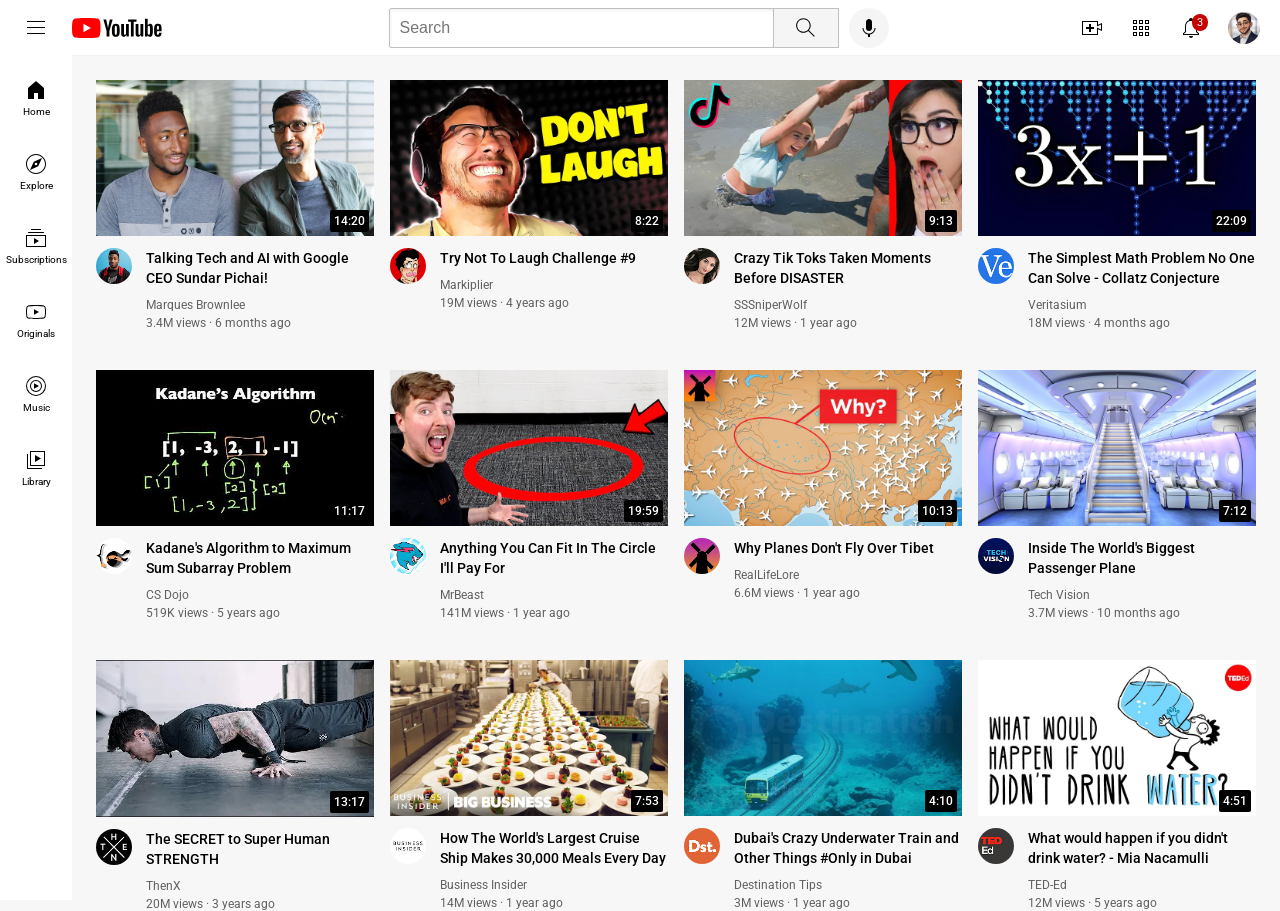
<file: index.html>
<!DOCTYPE html>
<html>
  <head>
    <title> Video Platform Demo </title>

    <link rel="preconnect" href="https://fonts.googleapis.com">
    <link rel="preconnect" href="https://fonts.gstatic.com" crossorigin>
    <link href="https://fonts.googleapis.com/css2?family=Roboto:ital,wght@0,100..900;1,100..900&display=swap"
      rel="stylesheet">

    <link rel="stylesheet" href="styles/general.css">
    <link rel="stylesheet" href="styles/header.css">
    <link rel="stylesheet" href="styles/video.css">
    <link rel="stylesheet" href="styles/sidebar.css">
  </head>

  <body>
    <header class="header">

      <div class="left-section"> 
        <img class="hamburger-menu" src="icons/hamburger-menu.svg"> 
        <img class="youtube-logo" src="icons/youtube-logo.svg">
      </div>

      <div class="middle-section"> 
        <input class = "search-bar" type="text" placeholder = "Search">
        <button class="search-button"> 
          <img class="search-icon" src="icons/search.svg">
          <div class="tooltip"> Search </div> 
        </button> 
        <button class="voice-search-button"> 
          <img class="voice-search-icon" src="icons/voice-search-icon.svg">
          <div class="tooltip"> Search with your voice </div> 
        </button>
      </div>

      <div class="right-section">

        <div class="upload-icon-container">
          <img class="upload-icon" src= "icons/upload.svg">
          <div class="tooltip"> Create </div> 
        </div>

        <div class="youtube-apps-container">
          <img class="youtube-apps-icon" src="icons/youtube-apps.svg">
          <div class="tooltip"> Video apps </div>
        </div>

        <div class="notifications-icon-container">
          <img class="notifications-icon" src="icons/notifications.svg">
          <div class="notifications-count"> 3 </div>
          <div class="tooltip"> Notifications </div>
        </div>

        <img class="current-user-picture" src="channel-pictures/my-channel.png">
      </div>
    </header>

    <nav class="sidebar">
      <div class=" sidebar-link">
        <img src="icons/home.svg">
        <div> Home </div>
      </div>
      <div class=" sidebar-link">
        <img src="icons/explore.svg">
         <div> Explore </div>
      </div>
      <div class=" sidebar-link">
        <img src="icons/subscriptions.svg">
        <div> Subscriptions </div>
      </div>
      <div class=" sidebar-link">
        <img src="icons/originals.svg">
        <div> Originals </div>
      </div>
      <div class=" sidebar-link">
        <img src="icons/youtube-music.svg">
        <div> Music </div>
      </div>
      <div class=" sidebar-link">
        <img src="icons/library.svg">
        <div> Library </div>
      </div>
    </nav>

    <main>
      <section class="video-grid">
        <!-- 0 Video Preview Content -->
        <div class="video-preview">
          <!-- 1st Vertical Layout (Thumbnail + Content) -->
          <div class="thumbnail-row">
            <img class = "thumbnail" src="thumbnail/thumbnail-1.webp">
            <div class="video-time" >14:20 </div>
          </div>
          <!-- end 1 -->

          <!-- 2nd Horizontal Layout (Channel Pic + Title/ Author/ Date) -->
          <div class="video-info-grid">
            <div class="channel-picture">
              <img class="profile-picture" src="channel-pictures/channel-1.jpeg">
            </div>

            <!-- Inner Vertical Layout (Title + Author + Date) -->
            <div class="video-info">
              <p class = "video-title"> Talking Tech and AI with Google CEO Sundar Pichai! </p>
              <p class = "video-author"> Marques Brownlee </p> 
              <p class = "video-stats"> 3.4M views &#183; 6 months ago </p>  
            </div>
          </div>
          <!-- end 2 -->
        </div>
        <!-- end 0 -->

        <div class="video-preview">
          <div class="thumbnail-row">
            <img class = "thumbnail" src="thumbnail/thumbnail-2.webp">
            <div class="video-time" > 8:22 </div>
          </div>

          <div class="video-info-grid">
            <div class="channel-picture">
              <img class="profile-picture" src="channel-pictures/channel-2.jpeg">
            </div>

            <div class="video-info">
              <p class = "video-title"> Try Not To Laugh Challenge #9 </p>
              <p class = "video-author"> Markiplier </p> 
              <p class = "video-stats"> 19M views &#183; 4 years ago </p> 
            </div>
          </div>
        </div>

        <div class="video-preview">
          <div class="thumbnail-row">
            <img class = "thumbnail" src="thumbnail/thumbnail-3.webp">
            <div class="video-time" > 9:13 </div>
          </div>

          <div class="video-info-grid">
            <div class="channel-picture">
              <img class="profile-picture" src="channel-pictures/channel-3.jpeg">
            </div>

            <div class="video-info">
              <p class = "video-title"> Crazy Tik Toks Taken Moments Before DISASTER </p>
              <p class = "video-author"> SSSniperWolf </p> 
              <p class = "video-stats"> 12M views &#183; 1 year ago </p>
            </div>
          </div>
        </div>


        <div class="video-preview">
          <div class="thumbnail-row">
            <img class = "thumbnail" src="thumbnail/thumbnail-4.webp">
            <div class="video-time" > 22:09 </div>
          </div>

          <div class="video-info-grid">
            <div class="channel-picture">
              <img class="profile-picture" src="channel-pictures/channel-4.jpeg">
            </div>

            <div class="video-info">
              <p class = "video-title"> The Simplest Math Problem No One Can Solve - Collatz Conjecture </p>
              <p class = "video-author"> Veritasium </p> 
              <p class = "video-stats"> 18M views &#183; 4 months ago </p>
            </div>
          </div>
        </div>

        <div class="video-preview">
          <div class="thumbnail-row">
            <img class = "thumbnail" src="thumbnail/thumbnail-5.webp">
            <div class="video-time" >11:17 </div>
          </div>

          <div class="video-info-grid">
            <div class="channel-picture">
              <img class="profile-picture" src="channel-pictures/channel-5.jpeg">
            </div>

            <div class="video-info">
              <p class = "video-title"> Kadane's Algorithm to Maximum Sum Subarray Problem </p>
              <p class = "video-author"> CS Dojo </p> 
              <p class = "video-stats"> 519K views &#183; 5 years ago </p>  
            </div>
          </div>
        </div>

        <div class="video-preview">
          <div class="thumbnail-row">
            <img class = "thumbnail" src="thumbnail/thumbnail-6.webp">
            <div class="video-time" >19:59 </div>
          </div>

          <div class="video-info-grid">
            <div class="channel-picture">
              <img class="profile-picture" src="channel-pictures/channel-6.jpeg">
            </div>

            <div class="video-info">
              <p class = "video-title"> Anything You Can Fit In The Circle I'll Pay For </p>
              <p class = "video-author"> MrBeast </p> 
              <p class = "video-stats"> 141M views &#183; 1 year ago </p> 
            </div>
          </div>
        </div>

        <div class="video-preview">
          <div class="thumbnail-row">
            <img class = "thumbnail" src="thumbnail/thumbnail-7.webp">
            <div class="video-time" > 10:13 </div>
          </div>

          <div class="video-info-grid">
            <div class="channel-picture">
              <img class="profile-picture" src="channel-pictures/channel-7.jpeg">
            </div>

            <div class="video-info">
              <p class = "video-title"> Why Planes Don't Fly Over Tibet </p>
              <p class = "video-author"> RealLifeLore </p> 
              <p class = "video-stats"> 6.6M views &#183; 1 year ago </p> 
            </div>
          </div>
        </div> 

        <div class="video-preview">
          <div class="thumbnail-row">
            <img class = "thumbnail" src="thumbnail/thumbnail-8.webp">
            <div class="video-time" > 7:12 </div>
          </div>

          <div class="video-info-grid">
            <div class="channel-picture">
              <img class="profile-picture" src="channel-pictures/channel-8.jpeg">
            </div>

            <div class="video-info">
              <p class = "video-title"> Inside The World's Biggest Passenger Plane </p>
              <p class = "video-author"> Tech Vision </p> 
              <p class = "video-stats"> 3.7M views &#183; 10 months ago </p> 
            </div>
          </div>
        </div> 

        <div class="video-preview">
          <div class="thumbnail-row">
            <img class = "thumbnail" src="thumbnail/thumbnail-9.webp">
            <div class="video-time"> 13:17 </div>
          </div>

          <div class="video-info-grid">
            <div class="channel-picture">
              <img class="profile-picture" src="channel-pictures/channel-9.jpeg">
            </div>

            <div class="video-info">
              <p class = "video-title"> The SECRET to Super Human STRENGTH </p>
              <p class = "video-author"> ThenX </p> 
              <p class = "video-stats"> 20M views &#183; 3 years ago </p> 
            </div>
          </div>
        </div>

        <div class="video-preview">
          <div class="thumbnail-row">
            <img class = "thumbnail" src="thumbnail/thumbnail-10.webp">
            <div class="video-time" > 7:53 </div>
          </div>

          <div class="video-info-grid">
            <div class="channel-picture">
              <img class="profile-picture" src="channel-pictures/channel-10.jpeg">
            </div>

            <div class="video-info">
              <p class = "video-title"> How The World's Largest Cruise Ship Makes 30,000 Meals Every Day </p>
              <p class = "video-author"> Business Insider </p> 
              <p class = "video-stats"> 14M views &#183; 1 year ago </p> 
            </div>
          </div>
        </div> 

        <div class="video-preview">
          <div class="thumbnail-row">
            <img class = "thumbnail" src="thumbnail/thumbnail-11.webp">
            <div class="video-time" > 4:10 </div>
          </div>

          <div class="video-info-grid">
            <div class="channel-picture">
              <img class="profile-picture" src="channel-pictures/channel-11.jpeg">
            </div>

            <div class="video-info">
              <p class = "video-title"> Dubai's Crazy Underwater Train and Other Things #Only in Dubai </p>
              <p class = "video-author"> Destination Tips </p> 
              <p class = "video-stats"> 3M views &#183; 1 year ago </p> 
            </div>
          </div>
        </div> 

        <div class="video-preview">
          <div class="thumbnail-row">
            <img class = "thumbnail" src="thumbnail/thumbnail-12.webp">
            <div class="video-time" > 4:51 </div>
          </div>

          <div class="video-info-grid">
            <div class="channel-picture">
              <img class="profile-picture" src="channel-pictures/channel-12.jpeg">
            </div>

            <div class="video-info">
              <p class = "video-title"> What would happen if you didn't drink water? - Mia Nacamulli </p>
              <p class = "video-author"> TED-Ed </p> 
              <p class = "video-stats"> 12M views &#183; 5 years ago </p> 
            </div>
          </div>
        </div> 
      
      
      
      
      </section> 
    </main>
  </body>
</html>

<!--
We cannot put stuff inside an image, so a trick is to wrap the image around a div.
- -->
</file>
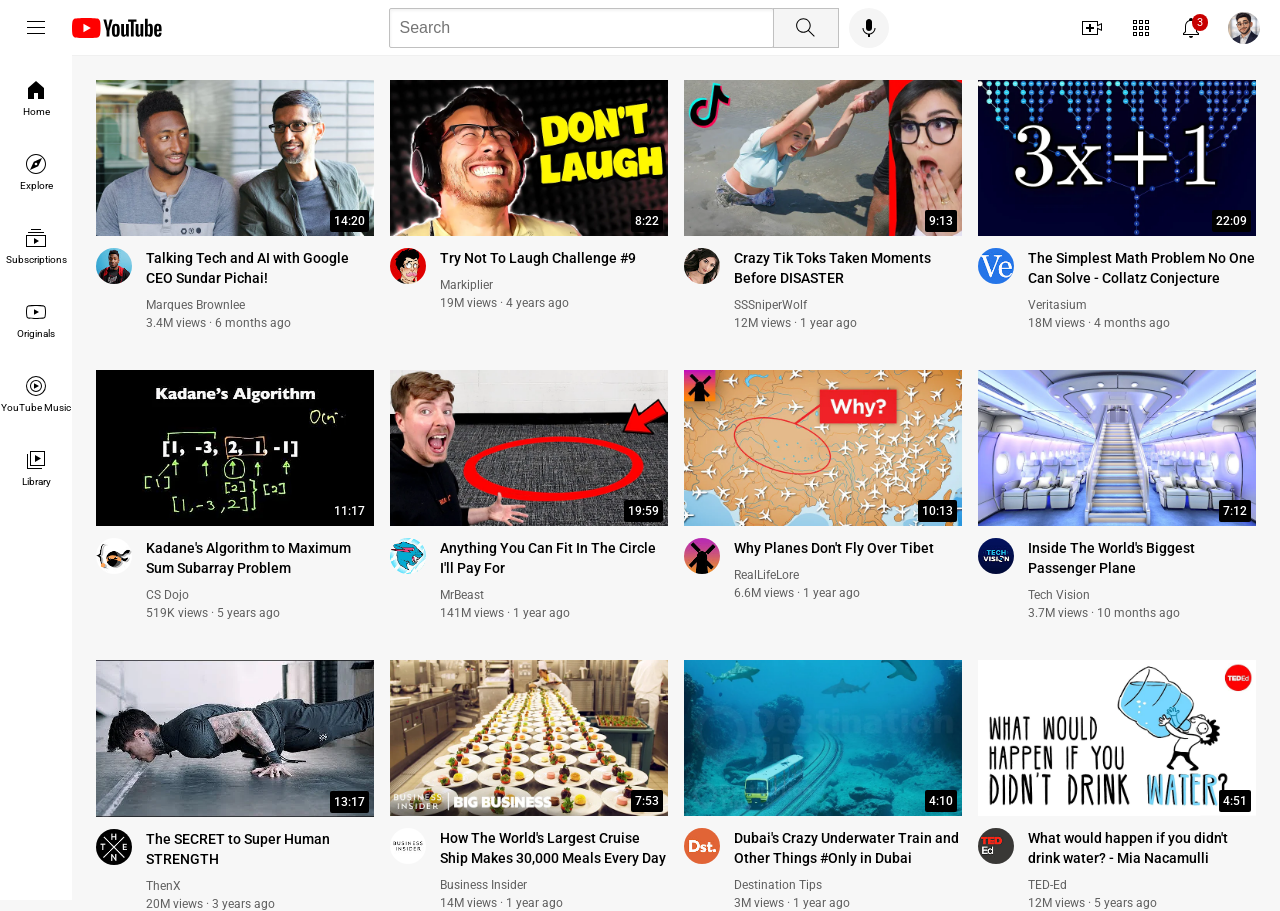
<file: youtube.html>
<!DOCTYPE html>
<html>
  <head>
    <title> Youtube.com Clone </title>

    <link rel="preconnect" href="https://fonts.googleapis.com">
    <link rel="preconnect" href="https://fonts.gstatic.com" crossorigin>
    <link href="https://fonts.googleapis.com/css2?family=Roboto:ital,wght@0,100..900;1,100..900&display=swap"
      rel="stylesheet">

    <link rel="stylesheet" href="styles/general.css">
    <link rel="stylesheet" href="styles/header.css">
    <link rel="stylesheet" href="styles/video.css">
    <link rel="stylesheet" href="styles/sidebar.css">
  </head>

  <body>
    <header class="header">

      <div class="left-section"> 
        <img class="hamburger-menu" src="icons/hamburger-menu.svg"> 
        <img class="youtube-logo" src="icons/youtube-logo.svg">
      </div>

      <div class="middle-section"> 
        <input class = "search-bar" type="text" placeholder = "Search">
        <button class="search-button"> 
          <img class="search-icon" src="icons/search.svg">
          <div class="tooltip"> Search </div> 
        </button> 
        <button class="voice-search-button"> 
          <img class="voice-search-icon" src="icons/voice-search-icon.svg">
          <div class="tooltip"> Search with your voice </div> 
        </button>
      </div>

      <div class="right-section">

        <div class="upload-icon-container">
          <img class="upload-icon" src= "icons/upload.svg">
          <div class="tooltip"> Create </div> 
        </div>

        <div class="youtube-apps-container">
          <img class="youtube-apps-icon" src="icons/youtube-apps.svg">
          <div class="tooltip"> YouTube apps </div>
        </div>

        <div class="notifications-icon-container">
          <img class="notifications-icon" src="icons/notifications.svg">
          <div class="notifications-count"> 3 </div>
          <div class="tooltip"> Notifications </div>
        </div>

        <img class="current-user-picture" src="channel-pictures/my-channel.png">
      </div>
    </header>

    <nav class="sidebar">
      <div class=" sidebar-link">
        <img src="icons/home.svg">
        <div> Home </div>
      </div>
      <div class=" sidebar-link">
        <img src="icons/explore.svg">
         <div> Explore </div>
      </div>
      <div class=" sidebar-link">
        <img src="icons/subscriptions.svg">
        <div> Subscriptions </div>
      </div>
      <div class=" sidebar-link">
        <img src="icons/originals.svg">
        <div> Originals </div>
      </div>
      <div class=" sidebar-link">
        <img src="icons/youtube-music.svg">
        <div> YouTube Music </div>
      </div>
      <div class=" sidebar-link">
        <img src="icons/library.svg">
        <div> Library </div>
      </div>
    </nav>

    <main>
      <section class="video-grid">
        <!-- 0 Video Preview Content -->
        <div class="video-preview">
          <!-- 1st Vertical Layout (Thumbnail + Content) -->
          <div class="thumbnail-row">
            <img class = "thumbnail" src="thumbnail/thumbnail-1.webp">
            <div class="video-time" >14:20 </div>
          </div>
          <!-- end 1 -->

          <!-- 2nd Horizontal Layout (Channel Pic + Title/ Author/ Date) -->
          <div class="video-info-grid">
            <div class="channel-picture">
              <img class="profile-picture" src="channel-pictures/channel-1.jpeg">
            </div>

            <!-- Inner Vertical Layout (Title + Author + Date) -->
            <div class="video-info">
              <p class = "video-title"> Talking Tech and AI with Google CEO Sundar Pichai! </p>
              <p class = "video-author"> Marques Brownlee </p> 
              <p class = "video-stats"> 3.4M views &#183; 6 months ago </p>  
            </div>
          </div>
          <!-- end 2 -->
        </div>
        <!-- end 0 -->

        <div class="video-preview">
          <div class="thumbnail-row">
            <img class = "thumbnail" src="thumbnail/thumbnail-2.webp">
            <div class="video-time" > 8:22 </div>
          </div>

          <div class="video-info-grid">
            <div class="channel-picture">
              <img class="profile-picture" src="channel-pictures/channel-2.jpeg">
            </div>

            <div class="video-info">
              <p class = "video-title"> Try Not To Laugh Challenge #9 </p>
              <p class = "video-author"> Markiplier </p> 
              <p class = "video-stats"> 19M views &#183; 4 years ago </p> 
            </div>
          </div>
        </div>

        <div class="video-preview">
          <div class="thumbnail-row">
            <img class = "thumbnail" src="thumbnail/thumbnail-3.webp">
            <div class="video-time" > 9:13 </div>
          </div>

          <div class="video-info-grid">
            <div class="channel-picture">
              <img class="profile-picture" src="channel-pictures/channel-3.jpeg">
            </div>

            <div class="video-info">
              <p class = "video-title"> Crazy Tik Toks Taken Moments Before DISASTER </p>
              <p class = "video-author"> SSSniperWolf </p> 
              <p class = "video-stats"> 12M views &#183; 1 year ago </p>
            </div>
          </div>
        </div>


        <div class="video-preview">
          <div class="thumbnail-row">
            <img class = "thumbnail" src="thumbnail/thumbnail-4.webp">
            <div class="video-time" > 22:09 </div>
          </div>

          <div class="video-info-grid">
            <div class="channel-picture">
              <img class="profile-picture" src="channel-pictures/channel-4.jpeg">
            </div>

            <div class="video-info">
              <p class = "video-title"> The Simplest Math Problem No One Can Solve - Collatz Conjecture </p>
              <p class = "video-author"> Veritasium </p> 
              <p class = "video-stats"> 18M views &#183; 4 months ago </p>
            </div>
          </div>
        </div>

        <div class="video-preview">
          <div class="thumbnail-row">
            <img class = "thumbnail" src="thumbnail/thumbnail-5.webp">
            <div class="video-time" >11:17 </div>
          </div>

          <div class="video-info-grid">
            <div class="channel-picture">
              <img class="profile-picture" src="channel-pictures/channel-5.jpeg">
            </div>

            <div class="video-info">
              <p class = "video-title"> Kadane's Algorithm to Maximum Sum Subarray Problem </p>
              <p class = "video-author"> CS Dojo </p> 
              <p class = "video-stats"> 519K views &#183; 5 years ago </p>  
            </div>
          </div>
        </div>

        <div class="video-preview">
          <div class="thumbnail-row">
            <img class = "thumbnail" src="thumbnail/thumbnail-6.webp">
            <div class="video-time" >19:59 </div>
          </div>

          <div class="video-info-grid">
            <div class="channel-picture">
              <img class="profile-picture" src="channel-pictures/channel-6.jpeg">
            </div>

            <div class="video-info">
              <p class = "video-title"> Anything You Can Fit In The Circle I'll Pay For </p>
              <p class = "video-author"> MrBeast </p> 
              <p class = "video-stats"> 141M views &#183; 1 year ago </p> 
            </div>
          </div>
        </div>

        <div class="video-preview">
          <div class="thumbnail-row">
            <img class = "thumbnail" src="thumbnail/thumbnail-7.webp">
            <div class="video-time" > 10:13 </div>
          </div>

          <div class="video-info-grid">
            <div class="channel-picture">
              <img class="profile-picture" src="channel-pictures/channel-7.jpeg">
            </div>

            <div class="video-info">
              <p class = "video-title"> Why Planes Don't Fly Over Tibet </p>
              <p class = "video-author"> RealLifeLore </p> 
              <p class = "video-stats"> 6.6M views &#183; 1 year ago </p> 
            </div>
          </div>
        </div> 

        <div class="video-preview">
          <div class="thumbnail-row">
            <img class = "thumbnail" src="thumbnail/thumbnail-8.webp">
            <div class="video-time" > 7:12 </div>
          </div>

          <div class="video-info-grid">
            <div class="channel-picture">
              <img class="profile-picture" src="channel-pictures/channel-8.jpeg">
            </div>

            <div class="video-info">
              <p class = "video-title"> Inside The World's Biggest Passenger Plane </p>
              <p class = "video-author"> Tech Vision </p> 
              <p class = "video-stats"> 3.7M views &#183; 10 months ago </p> 
            </div>
          </div>
        </div> 

        <div class="video-preview">
          <div class="thumbnail-row">
            <img class = "thumbnail" src="thumbnail/thumbnail-9.webp">
            <div class="video-time"> 13:17 </div>
          </div>

          <div class="video-info-grid">
            <div class="channel-picture">
              <img class="profile-picture" src="channel-pictures/channel-9.jpeg">
            </div>

            <div class="video-info">
              <p class = "video-title"> The SECRET to Super Human STRENGTH </p>
              <p class = "video-author"> ThenX </p> 
              <p class = "video-stats"> 20M views &#183; 3 years ago </p> 
            </div>
          </div>
        </div>

        <div class="video-preview">
          <div class="thumbnail-row">
            <img class = "thumbnail" src="thumbnail/thumbnail-10.webp">
            <div class="video-time" > 7:53 </div>
          </div>

          <div class="video-info-grid">
            <div class="channel-picture">
              <img class="profile-picture" src="channel-pictures/channel-10.jpeg">
            </div>

            <div class="video-info">
              <p class = "video-title"> How The World's Largest Cruise Ship Makes 30,000 Meals Every Day </p>
              <p class = "video-author"> Business Insider </p> 
              <p class = "video-stats"> 14M views &#183; 1 year ago </p> 
            </div>
          </div>
        </div> 

        <div class="video-preview">
          <div class="thumbnail-row">
            <img class = "thumbnail" src="thumbnail/thumbnail-11.webp">
            <div class="video-time" > 4:10 </div>
          </div>

          <div class="video-info-grid">
            <div class="channel-picture">
              <img class="profile-picture" src="channel-pictures/channel-11.jpeg">
            </div>

            <div class="video-info">
              <p class = "video-title"> Dubai's Crazy Underwater Train and Other Things #Only in Dubai </p>
              <p class = "video-author"> Destination Tips </p> 
              <p class = "video-stats"> 3M views &#183; 1 year ago </p> 
            </div>
          </div>
        </div> 

        <div class="video-preview">
          <div class="thumbnail-row">
            <img class = "thumbnail" src="thumbnail/thumbnail-12.webp">
            <div class="video-time" > 4:51 </div>
          </div>

          <div class="video-info-grid">
            <div class="channel-picture">
              <img class="profile-picture" src="channel-pictures/channel-12.jpeg">
            </div>

            <div class="video-info">
              <p class = "video-title"> What would happen if you didn't drink water? - Mia Nacamulli </p>
              <p class = "video-author"> TED-Ed </p> 
              <p class = "video-stats"> 12M views &#183; 5 years ago </p> 
            </div>
          </div>
        </div> 
      
      
      
      
      </section> 
    </main>
  </body>
</html>

<!--
We cannot put stuff inside an image, so a trick is to wrap the image around a div.
- -->
</file>
<file: styles/general.css>
p{
  margin-top: 0;
  margin-bottom: 0;
}

body{
  font-family: Roboto, Arial;
  margin: 0;
  padding-top: 80px;
  padding-left: 96px;
  padding-right: 24px;
  background-color: rgb(247, 247, 247);
}
</file>
<file: styles/header.css>
.header{
  height: 55px;
  display: flex;
  flex-direction: row;
  justify-content: space-between;
  
  position: fixed;
  top: 0;
  left: 0;
  right: 0;
  z-index: 100;

  background-color: white;

    border-bottom-style: solid;
  border-bottom-width: 1px;
  border-bottom-color: rgb(240, 240, 240);
}

.left-section{
  display: flex;
  align-items: center;
}

.hamburger-menu{
  height: 24px;
  margin-left: 24px;
  margin-right: 24px;
}

.youtube-logo{
  height: 20px;
}

.middle-section{
  flex: 1;
  margin-left: 70px;
  margin-right: 35px;
  max-width: 500px;
  display: flex;
  align-items: center;
}

.search-bar{
  flex: 1;
  height: 36px;
  padding-left: 10px;
  font-size: 16px;
  border-width: 1px;
  border-style: solid;
  border-color: rgb(192, 192, 192);
  border-radius: 2px;
  box-shadow: inset 1px 2px 3px rgba(0, 0, 0, 0.05);
  width:0;

}

.search-bar::placeholder{
  font-size: 16px;
}

.search-button{
  height: 40px;
  width: 66px;
  background-color: rgb(245, 245, 245);
  border-width: 1px;
  border-style: solid;
  border-color: rgb(192, 192, 192);
  margin-left: -1px;
  margin-right: 10px;
}

.search-button,
.voice-search-button,
.upload-icon-container,
.youtube-apps-container,
.notifications-icon-container {
  position: relative;
  display: flex;
  justify-content: center;
  align-items: center;

}

.search-button .tooltip,
.voice-search-button .tooltip,
.upload-icon-container .tooltip,
.youtube-apps-container .tooltip,
.notifications-icon-container .tooltip{
  position: absolute;
  background-color: gray;
  color: white;
  padding-top: 4px;
  padding-bottom: 4px;
  padding-left: 8px;
  padding-right: 8px;
  border-radius: 2px;
  font-size: 12px;
  bottom: -30px;
  opacity: 0;
  transition: opacity 0.15s;
  pointer-events: none;
  white-space: nowrap;

}

.search-button:hover .tooltip,
.voice-search-button:hover .tooltip,
.upload-icon-container:hover .tooltip,
.youtube-apps-container:hover .tooltip,
.notifications-icon-container:hover .tooltip {
  opacity: 1;
}

.search-icon{
  height: 25px;


}

.voice-search-button{
  height: 40px;
  width: 40px;
  border-radius: 20px;
  border: none;
  background-color: rgb(245, 245, 245);
}

.voice-search-icon{
  height: 24px;

}

.right-section{
  width: 180px;
  margin-right: 20px;
  display: flex;
  align-items: center;
  justify-content: space-between;
  flex-shrink: 0;
}

.upload-icon,
.youtube-apps-icon,
.notifications-icon{
  height: 24px;
}

.notifications-count{
  position: absolute;
  top: -2px;
  right: -5px;
  background-color: rgb(200, 0, 0);
  color: white;

  font-size: 11px;
  padding-left: 5px;
  padding-right: 5px;
  padding-top: 2px;
  padding-bottom: 2px;
  border-radius: 10px;
}

.current-user-picture{
  height: 32px;
  border-radius: 16px;
}
</file>
<file: styles/video.css>
.thumbnail-row{
  margin-bottom: 8px;
  position: relative;
}

.thumbnail{
  width: 100%;
}

.video-info-grid{
  display: grid;
  grid-template-columns: 50px 1fr;
}

.profile-picture{
  width: 36px; /*this is inside channel picture, so we might have to match or lessen width (50px) */
  border-radius: 50px;
}

.video-title{
  margin-top: 0;
  font-size: 14px;
  font-weight: 500;
  line-height: 20px;
  margin-bottom: 10px;
}

.video-author{
  margin-bottom:4px;
}

.video-author, 
.video-stats{
  font-size: 12px;
  color: rgb(96, 96, 96)
}

.video-grid{
  display: grid;
  grid-template-columns: 1fr 1fr 1fr;
  column-gap: 16px;
  row-gap: 40px;
}

@media (max-width: 750px) {
  .video-grid{
    grid-template-columns: 1fr 1fr;
  }
}

/* Redundant - only for practice

@media (min-width: 751px) and (max-width: 999px) {
    .video-grid{
    grid-template-columns: 1fr 1fr 1fr;
  }
}
*/
@media (min-width: 1000px) {
  .video-grid{
    grid-template-columns: 1fr 1fr 1fr 1fr;
  }
}

.video-time{
  font-size: 12px;
  font-weight: 500;

  padding: 4px;
  border-radius: 2px;
  background-color: black;
  color: white;
  position: absolute;
  bottom: 8px;
  right: 5px;
}
</file>
<file: styles/sidebar.css>
.sidebar{
  position: fixed;
  left: 0;
  bottom: 0;
  top: 55px;
  background-color: white;
  width: 72px;
  z-index: 200;
  padding-top: 5px;
}

.sidebar-link{
  height: 74px;

  display: flex;
  justify-content: center; 
  align-items: center;
  flex-direction: column;
  cursor: pointer;

}

.sidebar-link:hover{
  background-color: rgb(235, 235, 235);

}

.sidebar-link img{
  height: 24px;
  margin-bottom: 4px;
}

.sidebar-link div{
  font-size: 10px;
}
</file>
